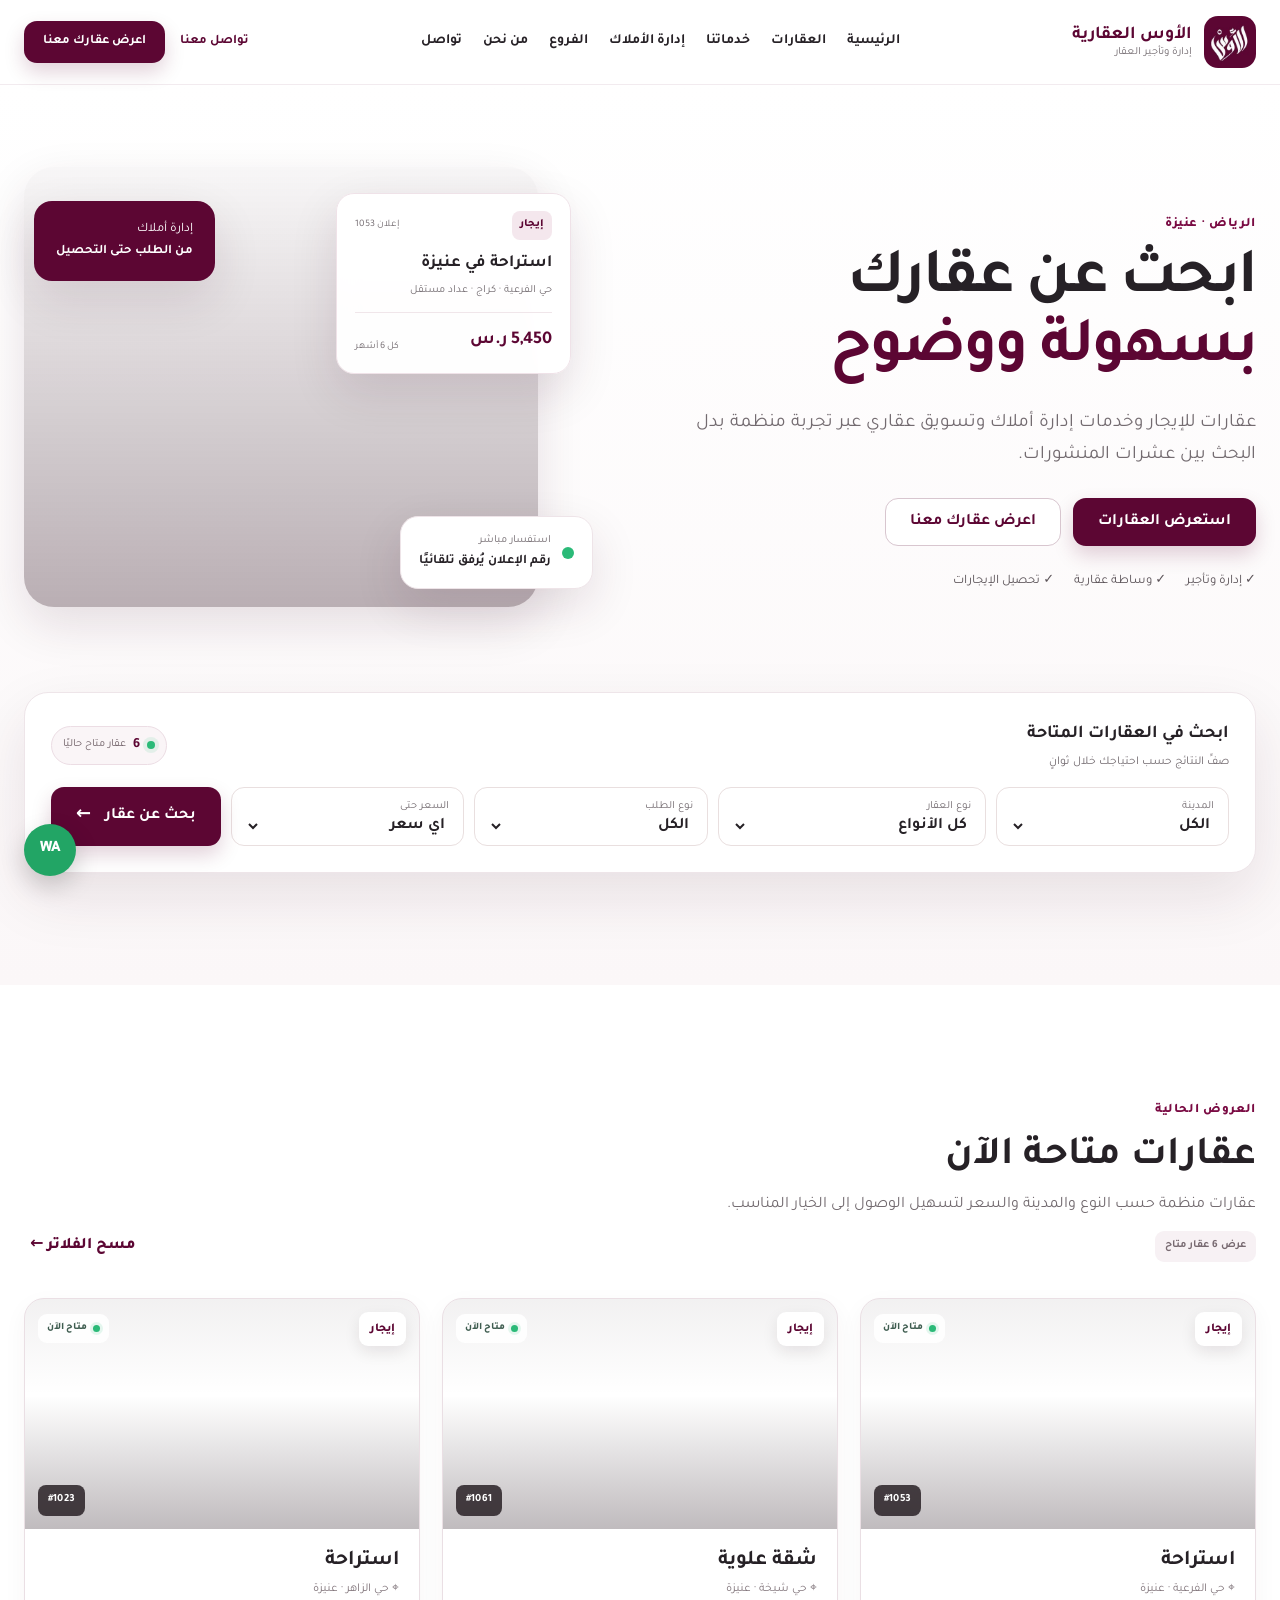
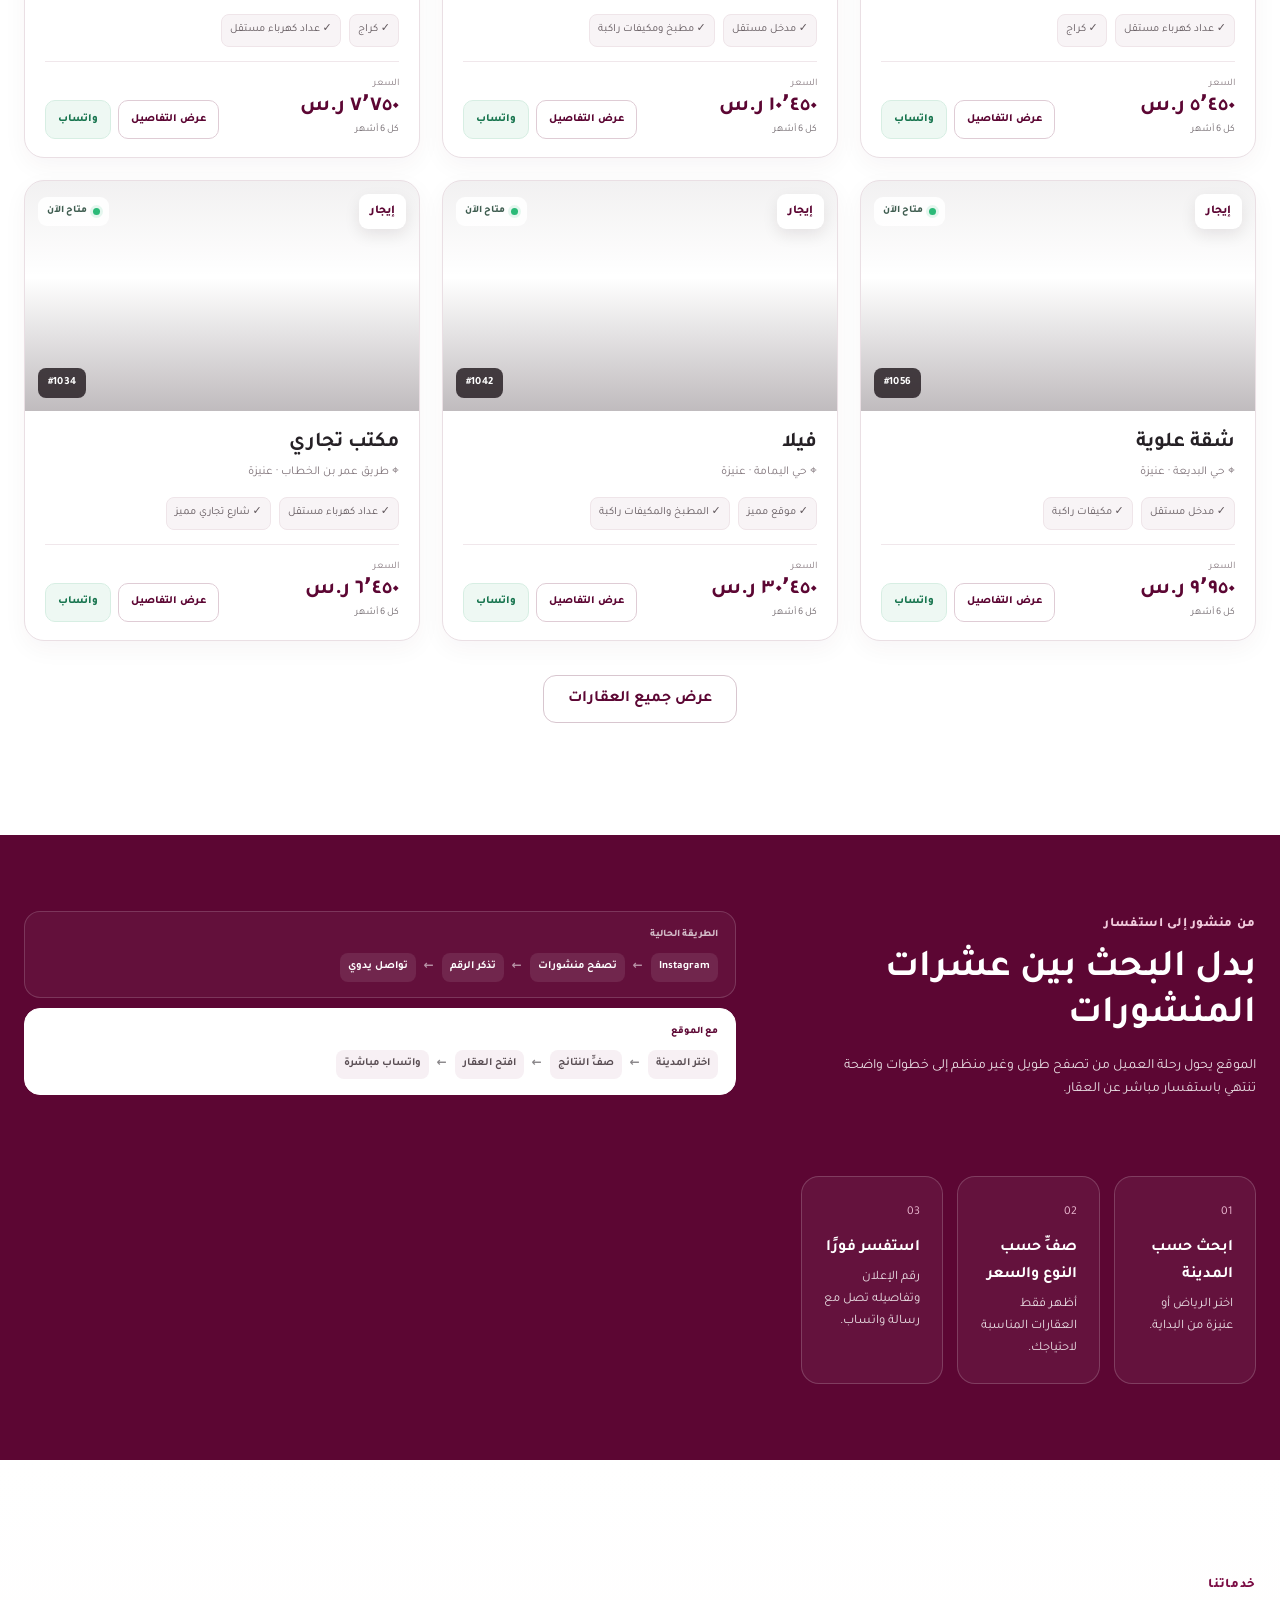
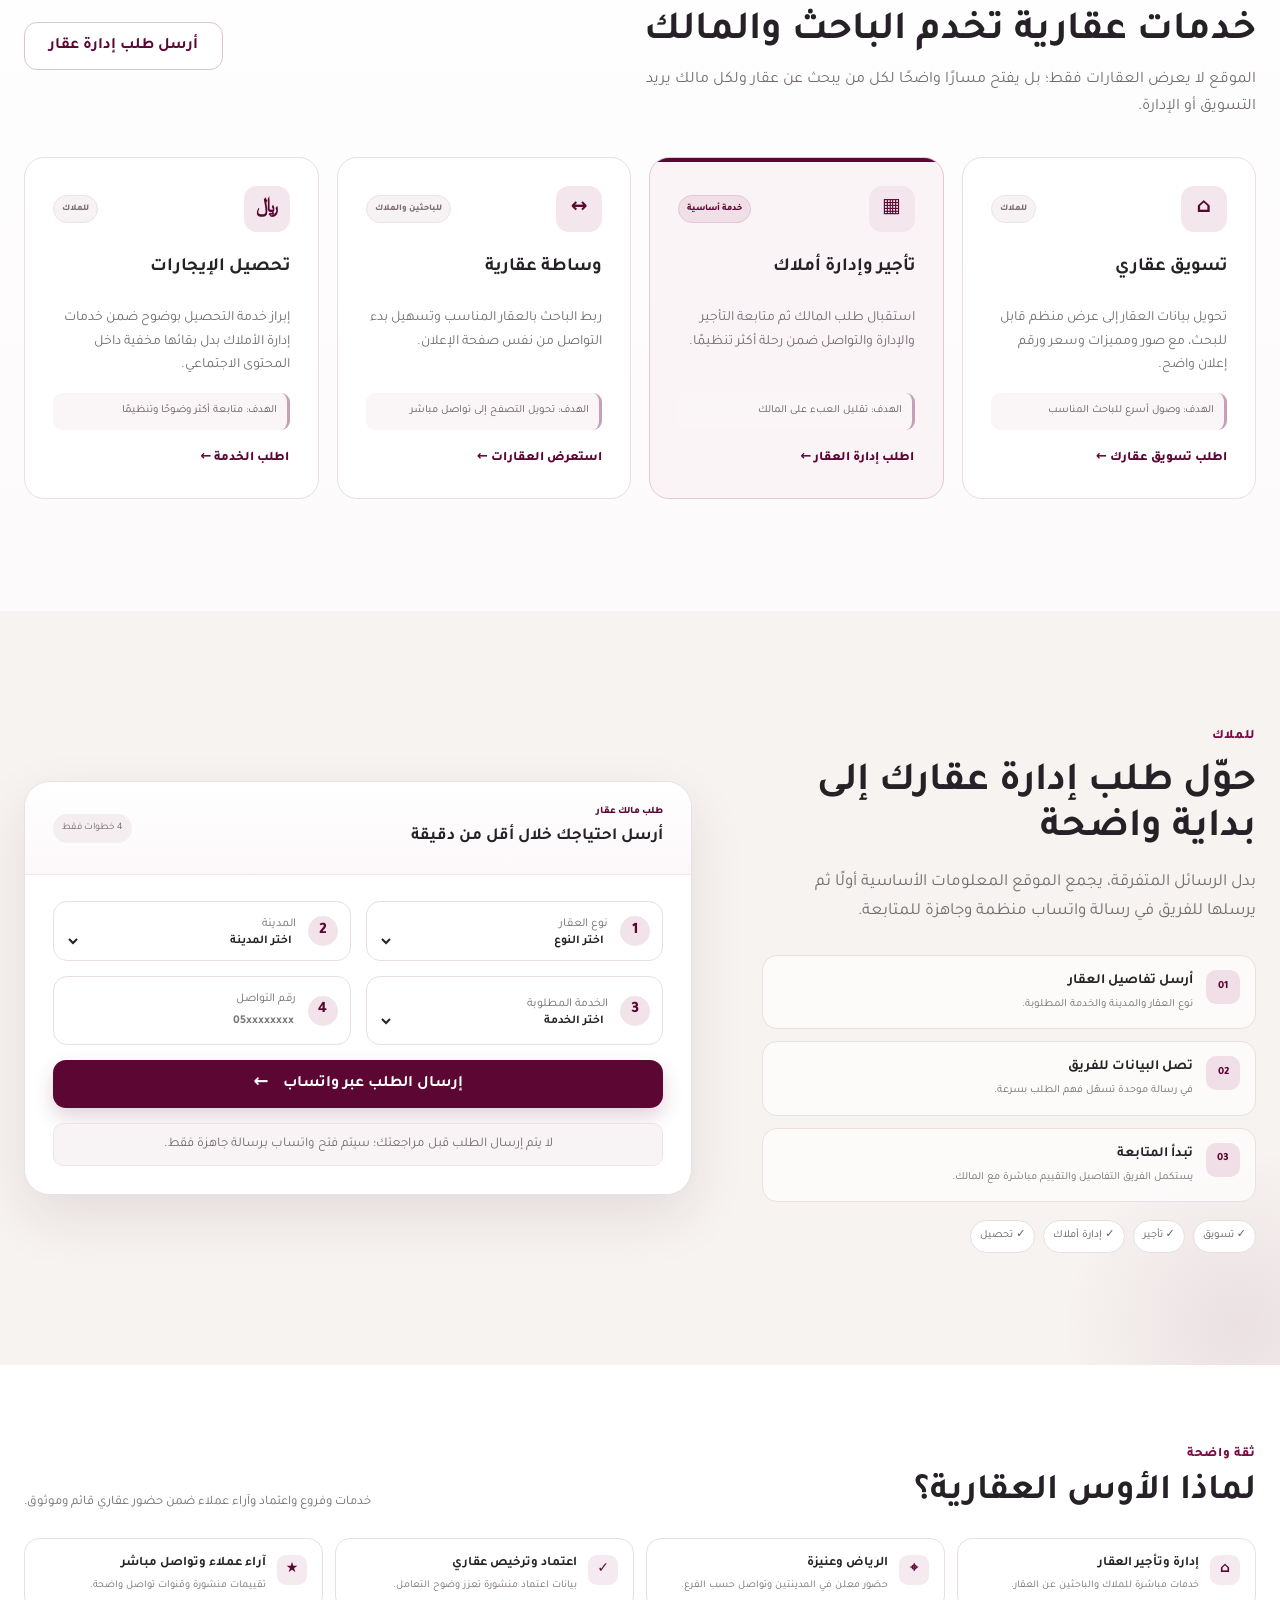
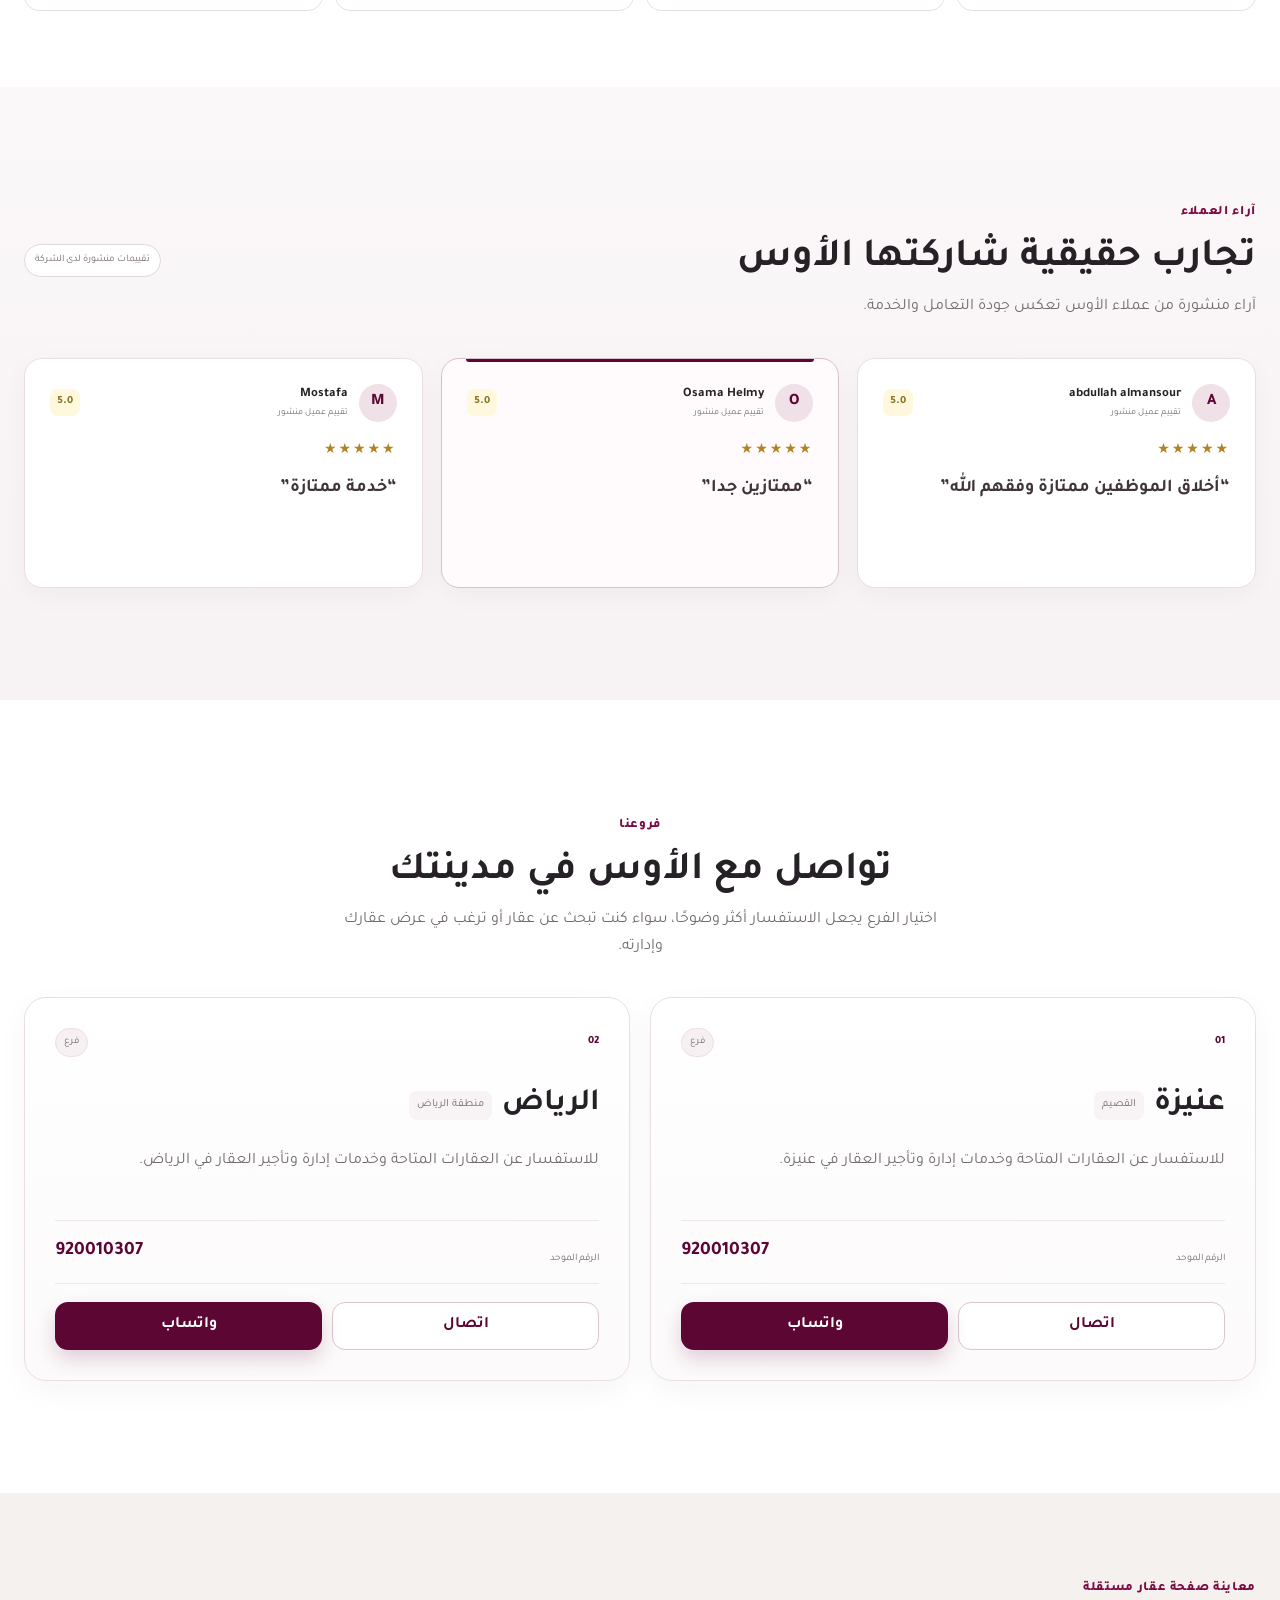
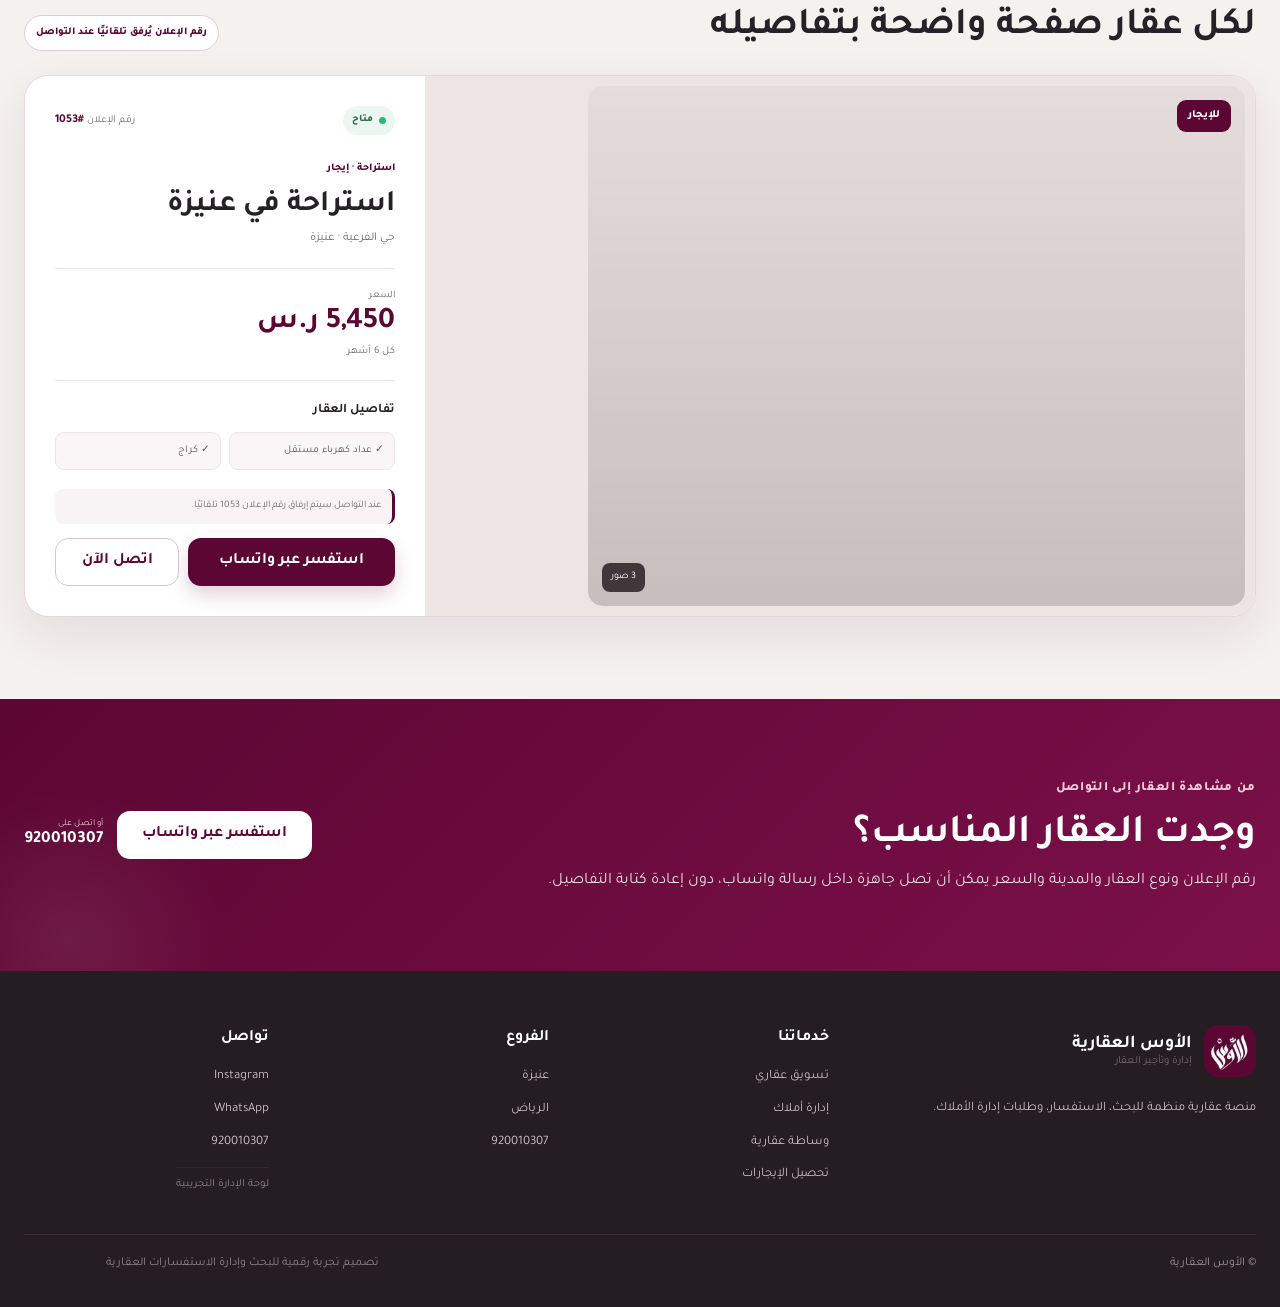
<file: index.html>
<!doctype html>
<html lang="ar" dir="rtl">
<head>
  <meta charset="utf-8" />
  <meta name="viewport" content="width=device-width, initial-scale=1" />
  <title>الأوس العقارية | إدارة وتأجير العقار</title>
  <meta name="description" content="نموذج تصوري لموقع الأوس العقارية — بحث عقارات، إدارة أملاك، وتسويق عقاري." />
  <meta name="robots" content="noindex,nofollow" />
  <link rel="preconnect" href="https://fonts.googleapis.com">
  <link rel="preconnect" href="https://fonts.gstatic.com" crossorigin>
  <link href="https://fonts.googleapis.com/css2?family=Tajawal:wght@400;500;600;700;800&display=swap" rel="stylesheet">
  <link rel="stylesheet" href="styles.css?v=17" />
</head>
<body>
  <header class="site-header" id="top">
    <div class="container header-inner">
      <a class="brand" href="#top" aria-label="الأوس العقارية">
        <img src="assets/logo.jpg" alt="شعار الأوس العقارية" />
        <span class="brand-copy"><strong>الأوس العقارية</strong><small>إدارة وتأجير العقار</small></span>
      </a>
      <button class="menu-toggle" aria-label="فتح القائمة" aria-expanded="false">☰</button>
      <nav class="main-nav" aria-label="التنقل الرئيسي">
        <a href="#top">الرئيسية</a><a href="#listings">العقارات</a><a href="#services">خدماتنا</a><a href="#owners">إدارة الأملاك</a><a href="#branches">الفروع</a><a href="#about">من نحن</a><a href="#contact">تواصل</a>
      </nav>
      <div class="header-actions">
        <a class="text-action" href="https://wa.me/966920010307" target="_blank" rel="noreferrer">تواصل معنا</a>
        <a class="btn btn-primary btn-sm" href="#owners">اعرض عقارك معنا</a>
      </div>
    </div>
  </header>

  <main>
    <section class="hero section-pad">
      <div class="container hero-grid">
        <div class="hero-copy">
          <span class="eyebrow">الرياض · عنيزة</span>
          <h1>ابحث عن عقارك <span>بسهولة ووضوح</span></h1>
          <p>عقارات للإيجار وخدمات إدارة أملاك وتسويق عقاري عبر تجربة منظمة بدل البحث بين عشرات المنشورات.</p>
          <div class="hero-actions"><a class="btn btn-primary" href="#listings">استعرض العقارات</a><a class="btn btn-ghost" href="#owners">اعرض عقارك معنا</a></div>
          <div class="trust-line"><span>✓ إدارة وتأجير</span><span>✓ وساطة عقارية</span><span>✓ تحصيل الإيجارات</span></div>
        </div>
        <div class="hero-visual" aria-label="معاينة لتجربة البحث عن العقار">
          <div class="photo-card photo-main"></div>
          <div class="hero-listing-card">
            <div class="hero-listing-top"><span>إيجار</span><small>إعلان 1053</small></div>
            <strong>استراحة في عنيزة</strong>
            <p>حي الفرعية · كراج · عداد مستقل</p>
            <div class="hero-listing-price"><b>5,450 ر.س</b><small>كل 6 أشهر</small></div>
          </div>
          <div class="floating-card"><span class="dot"></span><div><small>استفسار مباشر</small><strong>رقم الإعلان يُرفق تلقائيًا</strong></div></div>
          <div class="floating-tag">إدارة أملاك<br><strong>من الطلب حتى التحصيل</strong></div>
        </div>
      </div>

      <div class="container search-shell">
        <div class="search-heading">
  <div><strong>ابحث في العقارات المتاحة</strong><span>صفِّ النتائج حسب احتياجك خلال ثوانٍ</span></div>
  <div class="search-status" aria-live="polite"><span class="live-dot"></span><b id="availableCount"></b><small id="availableCountLabel">جارٍ تحميل العقارات...</small></div>
</div>
        <form id="propertySearch" class="property-search">
          <label><span>المدينة</span><select id="city"><option value="all">الكل</option><option value="عنيزة">عنيزة</option><option value="الرياض">الرياض</option></select></label>
          <label><span>نوع العقار</span><select id="type"><option value="all">كل الأنواع</option><option>شقة</option><option>شقة أرضية</option><option>شقة علوية</option><option>فيلا</option><option>استراحة</option><option>مكتب</option><option>مكتب تجاري</option><option>محل</option><option>محل تجاري</option><option>صالة تجارية</option><option>دور</option><option>عمارة</option><option>أرض</option><option>أخرى</option></select></label>
          <label><span>نوع الطلب</span><select id="deal"><option value="all">الكل</option><option value="إيجار">إيجار</option><option value="بيع">بيع</option></select></label>
          <label><span>السعر حتى</span><select id="price"><option value="all">أي سعر</option><option value="5000">5,000 ر.س</option><option value="10000">10,000 ر.س</option><option value="20000">20,000 ر.س</option><option value="40000">40,000 ر.س</option></select></label>
          <button class="btn btn-primary search-btn" type="submit"><span>بحث عن عقار</span><b>←</b></button>
        </form>
      </div>
    </section>

    <section class="section-pad listings-section" id="listings">
      <div class="container">
        <div class="section-head"><div><span class="eyebrow">العروض الحالية</span><h2>عقارات متاحة الآن</h2><p>عقارات منظمة حسب النوع والمدينة والسعر لتسهيل الوصول إلى الخيار المناسب.</p><div class="results-summary" id="resultsSummary">عرض أحدث العقارات المتاحة</div></div><button id="resetFilters" class="link-btn">مسح الفلاتر ←</button></div>
        <div class="listing-grid" id="listingGrid"></div>
        <div class="center"><button class="btn btn-outline" id="showAllListings" type="button">عرض جميع العقارات</button></div>
      </div>
    </section>

    <section class="value-strip section-pad-sm">
      <div class="container value-wrap">
        <div class="value-title">
          <span class="eyebrow light">من منشور إلى استفسار</span>
          <h2>بدل البحث بين عشرات المنشورات</h2>
          <p>الموقع يحول رحلة العميل من تصفح طويل وغير منظم إلى خطوات واضحة تنتهي باستفسار مباشر عن العقار.</p>
        </div>
        <div class="journey-compare">
          <div class="journey-block old">
            <span class="journey-label">الطريقة الحالية</span>
            <div class="journey-steps">
              <span>Instagram</span><b>←</b><span>تصفح منشورات</span><b>←</b><span>تذكر الرقم</span><b>←</b><span>تواصل يدوي</span>
            </div>
          </div>
          <div class="journey-block new">
            <span class="journey-label">مع الموقع</span>
            <div class="journey-steps">
              <span>اختر المدينة</span><b>←</b><span>صفِّ النتائج</span><b>←</b><span>افتح العقار</span><b>←</b><span>واتساب مباشرة</span>
            </div>
          </div>
        </div>
        <div class="benefit-grid">
          <article><span>01</span><div><strong>ابحث حسب المدينة</strong><p>اختر الرياض أو عنيزة من البداية.</p></div></article>
          <article><span>02</span><div><strong>صفِّ حسب النوع والسعر</strong><p>أظهر فقط العقارات المناسبة لاحتياجك.</p></div></article>
          <article><span>03</span><div><strong>استفسر فورًا</strong><p>رقم الإعلان وتفاصيله تصل مع رسالة واتساب.</p></div></article>
        </div>
      </div>
    </section>

    <section class="section-pad services-section" id="services">
      <div class="container">
        <div class="section-head services-head">
          <div><span class="eyebrow">خدماتنا</span><h2>خدمات عقارية تخدم الباحث والمالك</h2><p>الموقع لا يعرض العقارات فقط؛ بل يفتح مسارًا واضحًا لكل من يبحث عن عقار ولكل مالك يريد التسويق أو الإدارة.</p></div>
          <a class="btn btn-outline" href="#owners">أرسل طلب إدارة عقار</a>
        </div>
        <div class="service-grid">
          <article class="service-card">
            <div class="service-top"><div class="icon">⌂</div><span>للملاك</span></div>
            <h3>تسويق عقاري</h3>
            <p>تحويل بيانات العقار إلى عرض منظم قابل للبحث، مع صور ومميزات وسعر ورقم إعلان واضح.</p>
            <div class="service-outcome">الهدف: وصول أسرع للباحث المناسب</div>
            <a href="#owners">اطلب تسويق عقارك ←</a>
          </article>
          <article class="service-card featured">
            <div class="service-top"><div class="icon">▦</div><span>خدمة أساسية</span></div>
            <h3>تأجير وإدارة أملاك</h3>
            <p>استقبال طلب المالك ثم متابعة التأجير والإدارة والتواصل ضمن رحلة أكثر تنظيمًا.</p>
            <div class="service-outcome">الهدف: تقليل العبء على المالك</div>
            <a href="#owners">اطلب إدارة العقار ←</a>
          </article>
          <article class="service-card">
            <div class="service-top"><div class="icon">↔</div><span>للباحثين والملاك</span></div>
            <h3>وساطة عقارية</h3>
            <p>ربط الباحث بالعقار المناسب وتسهيل بدء التواصل من نفس صفحة الإعلان.</p>
            <div class="service-outcome">الهدف: تحويل التصفح إلى تواصل مباشر</div>
            <a href="#listings">استعرض العقارات ←</a>
          </article>
          <article class="service-card">
            <div class="service-top"><div class="icon">﷼</div><span>للملاك</span></div>
            <h3>تحصيل الإيجارات</h3>
            <p>إبراز خدمة التحصيل بوضوح ضمن خدمات إدارة الأملاك بدل بقائها مخفية داخل المحتوى الاجتماعي.</p>
            <div class="service-outcome">الهدف: متابعة أكثر وضوحًا وتنظيمًا</div>
            <a href="#owners">اطلب الخدمة ←</a>
          </article>
        </div>
      </div>
    </section>

    <section class="section-pad owner-section" id="owners">
      <div class="container owner-grid">
        <div class="owner-copy">
          <span class="eyebrow">للملاك</span>
          <h2>حوّل طلب إدارة عقارك إلى بداية واضحة</h2>
          <p>بدل الرسائل المتفرقة، يجمع الموقع المعلومات الأساسية أولًا ثم يرسلها للفريق في رسالة واتساب منظمة وجاهزة للمتابعة.</p>
          <div class="owner-flow">
            <article><span>01</span><div><strong>أرسل تفاصيل العقار</strong><small>نوع العقار والمدينة والخدمة المطلوبة.</small></div></article>
            <article><span>02</span><div><strong>تصل البيانات للفريق</strong><small>في رسالة موحدة تسهّل فهم الطلب بسرعة.</small></div></article>
            <article><span>03</span><div><strong>تبدأ المتابعة</strong><small>يستكمل الفريق التفاصيل والتقييم مباشرة مع المالك.</small></div></article>
          </div>
          <div class="owner-proof"><span>✓ تسويق</span><span>✓ تأجير</span><span>✓ إدارة أملاك</span><span>✓ تحصيل</span></div>
        </div>
        <div class="owner-form-wrap">
          <div class="owner-form-head">
            <div><span>طلب مالك عقار</span><strong>أرسل احتياجك خلال أقل من دقيقة</strong></div>
            <small>4 خطوات فقط</small>
          </div>
          <form id="ownerForm" class="owner-form">
            <div class="form-step"><span>1</span><label>نوع العقار<select name="propertyType" required><option value="">اختر النوع</option><option>شقة</option><option>فيلا</option><option>استراحة</option><option>مكتب / محل</option><option>أخرى</option></select></label></div>
            <div class="form-step"><span>2</span><label>المدينة<select name="ownerCity" required><option value="">اختر المدينة</option><option>عنيزة</option><option>الرياض</option><option>مدينة أخرى</option></select></label></div>
            <div class="form-step"><span>3</span><label>الخدمة المطلوبة<select name="service" required><option value="">اختر الخدمة</option><option>إدارة أملاك</option><option>تأجير</option><option>تسويق عقاري</option><option>تحصيل إيجارات</option></select></label></div>
            <div class="form-step"><span>4</span><label>رقم التواصل<input name="phone" inputmode="tel" placeholder="05xxxxxxxx" required></label></div>
            <button class="btn btn-primary btn-full" type="submit"><span>إرسال الطلب عبر واتساب</span><b>←</b></button>
            <small class="form-note">لا يتم إرسال الطلب قبل مراجعتك؛ سيتم فتح واتساب برسالة جاهزة فقط.</small>
          </form>
        </div>
      </div>
    </section>

    <section class="trust-section trust-compact" id="about">
      <div class="container">
        <div class="trust-compact-head">
          <div><span class="eyebrow">ثقة واضحة</span><h2>لماذا الأوس العقارية؟</h2></div>
          <p>خدمات وفروع واعتماد وآراء عملاء ضمن حضور عقاري قائم وموثوق.</p>
        </div>
        <div class="trust-compact-grid">
          <article><span class="trust-icon">⌂</span><div><strong>إدارة وتأجير العقار</strong><p>خدمات مباشرة للملاك والباحثين عن العقار.</p></div></article>
          <article><span class="trust-icon">⌖</span><div><strong>الرياض وعنيزة</strong><p>حضور معلن في المدينتين وتواصل حسب الفرع.</p></div></article>
          <article><span class="trust-icon">✓</span><div><strong>اعتماد وترخيص عقاري</strong><p>بيانات اعتماد منشورة تعزز وضوح التعامل.</p></div></article>
          <article><span class="trust-icon">★</span><div><strong>آراء عملاء وتواصل مباشر</strong><p>تقييمات منشورة وقنوات تواصل واضحة.</p></div></article>
        </div>
      </div>
    </section>

    <section class="section-pad reviews-section" id="customerReviews">
      <div class="container">
        <div class="section-head reviews-head">
          <div><span class="eyebrow">آراء العملاء</span><h2>تجارب حقيقية شاركتها الأوس</h2><p>آراء منشورة من عملاء الأوس تعكس جودة التعامل والخدمة.</p></div>
          <span class="reviews-source">تقييمات منشورة لدى الشركة</span>
        </div>
        <div class="review-grid real-reviews">
          <article class="review-card">
            <div class="review-top"><div class="review-avatar">A</div><div><strong>abdullah almansour</strong><small>تقييم عميل منشور</small></div><span class="review-rating">5.0</span></div>
            <div class="stars" aria-label="5 نجوم">★★★★★</div>
            <blockquote>“أخلاق الموظفين ممتازة وفقهم الله”</blockquote>
          </article>
          <article class="review-card featured-review">
            <div class="review-top"><div class="review-avatar">O</div><div><strong>Osama Helmy</strong><small>تقييم عميل منشور</small></div><span class="review-rating">5.0</span></div>
            <div class="stars" aria-label="5 نجوم">★★★★★</div>
            <blockquote>“ممتازين جدا”</blockquote>
          </article>
          <article class="review-card">
            <div class="review-top"><div class="review-avatar">M</div><div><strong>Mostafa</strong><small>تقييم عميل منشور</small></div><span class="review-rating">5.0</span></div>
            <div class="stars" aria-label="5 نجوم">★★★★★</div>
            <blockquote>“خدمة ممتازة”</blockquote>
          </article>
        </div>
        </div>
    </section>

    <section class="section-pad branches-section" id="branches">
      <div class="container">
        <div class="section-head centered">
          <div><span class="eyebrow">فروعنا</span><h2>تواصل مع الأوس في مدينتك</h2><p>اختيار الفرع يجعل الاستفسار أكثر وضوحًا، سواء كنت تبحث عن عقار أو ترغب في عرض عقارك وإدارته.</p></div>
        </div>
        <div class="branch-grid">
          <article class="branch-card">
            <div class="branch-card-top"><span class="branch-index">01</span><span class="branch-tag">فرع</span></div>
            <div class="branch-city"><h3>عنيزة</h3><span>القصيم</span></div>
            <p>للاستفسار عن العقارات المتاحة وخدمات إدارة وتأجير العقار في عنيزة.</p>
            <div class="branch-contact"><span>الرقم الموحد</span><strong dir="ltr">920010307</strong></div>
            <div class="branch-actions"><a class="btn btn-outline" href="tel:920010307">اتصال</a><a class="btn btn-primary" href="https://wa.me/966920010307?text=%D9%85%D8%B1%D8%AD%D8%A8%D9%8B%D8%A7%D8%8C%20%D8%A3%D8%B1%D8%BA%D8%A8%20%D9%81%D9%8A%20%D8%A7%D9%84%D8%AA%D9%88%D8%A7%D8%B5%D9%84%20%D9%85%D8%B9%20%D9%81%D8%B1%D8%B9%20%D8%B9%D9%86%D9%8A%D8%B2%D8%A9%20%D9%84%D8%AF%D9%89%20%D8%A7%D9%84%D8%A3%D9%88%D8%B3%20%D8%A7%D9%84%D8%B9%D9%82%D8%A7%D8%B1%D9%8A%D8%A9." target="_blank" rel="noreferrer">واتساب</a></div>
          </article>
          <article class="branch-card">
            <div class="branch-card-top"><span class="branch-index">02</span><span class="branch-tag">فرع</span></div>
            <div class="branch-city"><h3>الرياض</h3><span>منطقة الرياض</span></div>
            <p>للاستفسار عن العقارات المتاحة وخدمات إدارة وتأجير العقار في الرياض.</p>
            <div class="branch-contact"><span>الرقم الموحد</span><strong dir="ltr">920010307</strong></div>
            <div class="branch-actions"><a class="btn btn-outline" href="tel:920010307">اتصال</a><a class="btn btn-primary" href="https://wa.me/966920010307?text=%D9%85%D8%B1%D8%AD%D8%A8%D9%8B%D8%A7%D8%8C%20%D8%A3%D8%B1%D8%BA%D8%A8%20%D9%81%D9%8A%20%D8%A7%D9%84%D8%AA%D9%88%D8%A7%D8%B5%D9%84%20%D9%85%D8%B9%20%D9%81%D8%B1%D8%B9%20%D8%A7%D9%84%D8%B1%D9%8A%D8%A7%D8%B6%20%D9%84%D8%AF%D9%89%20%D8%A7%D9%84%D8%A3%D9%88%D8%B3%20%D8%A7%D9%84%D8%B9%D9%82%D8%A7%D8%B1%D9%8A%D8%A9." target="_blank" rel="noreferrer">واتساب</a></div>
          </article>
        </div>
      </div>
    </section>

    <section class="detail-preview property-detail-preview">
      <div class="container">
        <div class="property-preview-head">
          <div><span class="eyebrow">معاينة صفحة عقار مستقلة</span><h2>لكل عقار صفحة واضحة بتفاصيله</h2></div>
          <span class="auto-ref-note">رقم الإعلان يُرفق تلقائيًا عند التواصل</span>
        </div>

        <article class="property-detail-mock">
          <div class="property-media">
            <div class="property-main-image">
              <span class="property-status-badge">للإيجار</span>
              <span class="property-photo-count">3 صور</span>
            </div>
            <div class="property-thumbs">
              <div class="property-thumb thumb-one"></div>
              <div class="property-thumb thumb-two"></div>
            </div>
          </div>

          <div class="property-detail-panel">
            <div class="property-ref-row">
              <span class="property-availability"><i></i> متاح</span>
              <span class="property-ref">رقم الإعلان <b>#1053</b></span>
            </div>

            <div class="property-title-block">
              <span class="property-type">استراحة · إيجار</span>
              <h3>استراحة في عنيزة</h3>
              <p>حي الفرعية · عنيزة</p>
            </div>

            <div class="property-price-block">
              <small>السعر</small>
              <strong>5,450 ر.س</strong>
              <span>كل 6 أشهر</span>
            </div>

            <div class="property-details-block">
              <strong>تفاصيل العقار</strong>
              <div class="property-features">
                <span>✓ عداد كهرباء مستقل</span>
                <span>✓ كراج</span>
              </div>
            </div>

            <div class="property-contact-note">عند التواصل سيتم إرفاق رقم الإعلان 1053 تلقائيًا.</div>

            <div class="property-detail-actions">
              <a class="btn btn-primary" href="https://wa.me/966920010307?text=%D9%85%D8%B1%D8%AD%D8%A8%D9%8B%D8%A7%D8%8C%20%D8%A3%D8%B1%D8%BA%D8%A8%20%D9%81%D9%8A%20%D8%A7%D9%84%D8%A7%D8%B3%D8%AA%D9%81%D8%B3%D8%A7%D8%B1%20%D8%B9%D9%86%20%D8%A7%D9%84%D8%A5%D8%B9%D9%84%D8%A7%D9%86%20%D8%B1%D9%82%D9%85%201053" target="_blank" rel="noreferrer">استفسر عبر واتساب</a>
              <a class="btn btn-outline" href="tel:920010307">اتصل الآن</a>
            </div>
          </div>
        </article>
      </div>
    </section>

    <section class="whatsapp-cta section-pad-sm" id="contact">
      <div class="container cta-inner">
        <div><span class="eyebrow light">من مشاهدة العقار إلى التواصل</span><h2>وجدت العقار المناسب؟</h2><p>رقم الإعلان ونوع العقار والمدينة والسعر يمكن أن تصل جاهزة داخل رسالة واتساب، دون إعادة كتابة التفاصيل.</p></div>
        <div class="cta-actions">
          <a class="btn btn-light" href="https://wa.me/966920010307?text=%D9%85%D8%B1%D8%AD%D8%A8%D9%8B%D8%A7%D8%8C%20%D8%A3%D8%B1%D8%BA%D8%A8%20%D9%81%D9%8A%20%D8%A7%D9%84%D8%A7%D8%B3%D8%AA%D9%81%D8%B3%D8%A7%D8%B1%20%D8%B9%D9%86%20%D8%A3%D8%AD%D8%AF%20%D8%A7%D9%84%D8%B9%D9%82%D8%A7%D8%B1%D8%A7%D8%AA%20%D9%84%D8%AF%D9%89%20%D8%A7%D9%84%D8%A3%D9%88%D8%B3%20%D8%A7%D9%84%D8%B9%D9%82%D8%A7%D8%B1%D9%8A%D8%A9." target="_blank" rel="noreferrer">استفسر عبر واتساب</a>
          <a class="cta-phone" href="tel:920010307"><small>أو اتصل على</small><strong dir="ltr">920010307</strong></a>
        </div>
      </div>
    </section>
  </main>

  <footer class="footer">
    <div class="container footer-grid">
      <div><a class="brand footer-brand" href="#top"><img src="assets/logo.jpg" alt=""><span class="brand-copy"><strong>الأوس العقارية</strong><small>إدارة وتأجير العقار</small></span></a><p>منصة عقارية منظمة للبحث، الاستفسار، وطلبات إدارة الأملاك.</p></div>
      <div><strong>خدماتنا</strong><a href="#services">تسويق عقاري</a><a href="#services">إدارة أملاك</a><a href="#services">وساطة عقارية</a><a href="#services">تحصيل الإيجارات</a></div>
      <div><strong>الفروع</strong><a href="#branches">عنيزة</a><a href="#branches">الرياض</a><a href="tel:920010307" class="footer-phone" dir="ltr">920010307</a></div>
      <div><strong>تواصل</strong><a href="https://instagram.com/alawss.6006" target="_blank" rel="noreferrer">Instagram</a><a href="https://wa.me/966920010307" target="_blank" rel="noreferrer">WhatsApp</a><a href="tel:920010307" class="footer-phone" dir="ltr">920010307</a><a href="admin.html" class="admin-link">لوحة الإدارة التجريبية</a></div>
    </div>
    <div class="container footer-bottom"><span>© الأوس العقارية</span><span>تصميم تجربة رقمية للبحث وإدارة الاستفسارات العقارية</span></div>
  </footer>

  <a class="floating-wa" href="https://wa.me/966920010307" target="_blank" rel="noreferrer" aria-label="واتساب">WA</a>

  <div class="modal" id="listingModal" aria-hidden="true"><div class="modal-backdrop" data-close></div><div class="modal-card"><button class="modal-close" data-close>×</button><div class="modal-media"><div class="modal-image" id="modalImage"></div><div class="modal-thumbs" id="modalThumbs"></div></div><div class="modal-body"><span class="eyebrow">تفاصيل العقار</span><h3 id="modalTitle"></h3><div class="modal-tags" id="modalTags"></div><div class="modal-price" id="modalPrice"></div><ul id="modalFeatures"></ul><a class="btn btn-primary btn-full" id="modalWhatsApp" target="_blank" rel="noreferrer">استفسر عبر واتساب</a></div></div></div>

  <script src="script.js?v=18"></script>
</body>
</html>

<!-- trigger GitHub Pages deploy -->

<!-- redeploy latest admin changes -->
</file>
<file: styles.css>
:root{--burg:#5c0633;--burg2:#7a0b43;--ink:#262126;--muted:#736b70;--cream:#f7f3f1;--line:#e9dfdf;--white:#fff;--shadow:0 18px 48px rgba(59,17,39,.12);--radius:22px}
*{box-sizing:border-box}html{scroll-behavior:smooth}body{margin:0;font-family:"Tajawal",system-ui,sans-serif;color:var(--ink);background:#fff;line-height:1.7}.container{width:min(1240px,calc(100% - 48px));margin:auto}.section-pad{padding:112px 0}.section-pad-sm{padding:76px 0}a{text-decoration:none;color:inherit}button,select,input{font:inherit}.site-header{position:sticky;top:0;z-index:50;background:rgba(255,255,255,.94);backdrop-filter:blur(12px);border-bottom:1px solid rgba(92,6,51,.08)}.header-inner{height:84px;display:flex;align-items:center;gap:28px}.brand{display:flex;align-items:center;gap:12px;min-width:max-content}.brand img{width:52px;height:52px;object-fit:cover;border-radius:14px}.brand-copy{display:grid;line-height:1.25}.brand-copy strong{font-size:18px;color:var(--burg)}.brand-copy small{font-size:11px;color:var(--muted)}.main-nav{display:flex;gap:21px;font-size:14px;font-weight:600;flex:1;justify-content:center}.main-nav a:hover{color:var(--burg)}.header-actions{display:flex;align-items:center;gap:15px}.text-action{font-size:13px;font-weight:700;color:var(--burg)}.menu-toggle{display:none;border:0;background:transparent;font-size:24px}.btn{display:inline-flex;align-items:center;justify-content:center;min-height:48px;padding:0 24px;border-radius:13px;border:1px solid transparent;font-weight:700;cursor:pointer;transition:.2s}.btn:hover{transform:translateY(-1px)}.btn-sm{min-height:42px;padding:0 18px;font-size:13px}.btn-primary{background:var(--burg);color:white;box-shadow:0 9px 20px rgba(92,6,51,.18)}.btn-ghost,.btn-outline{border-color:#d8c6cf;background:white;color:var(--burg)}.btn-light{background:white;color:var(--burg)}.btn-full{width:100%}.hero{background:linear-gradient(180deg,#fff 0%,#fbf7f8 100%);padding-top:82px}.hero-grid{display:grid;grid-template-columns:1.02fr .98fr;gap:70px;align-items:center}.eyebrow{display:inline-block;color:var(--burg2);font-size:13px;font-weight:800;letter-spacing:.05em;margin-bottom:12px}.eyebrow.light{color:#f1cbdc}.hero h1{font-size:64px;line-height:1.08;margin:0 0 22px;letter-spacing:-.03em}.hero h1 span{color:var(--burg)}.hero-copy>p{font-size:19px;color:var(--muted);max-width:610px;margin:0 0 26px}.hero-actions{display:flex;gap:12px;margin-bottom:25px}.trust-line{display:flex;gap:20px;flex-wrap:wrap;font-size:13px;color:#5b5358}.hero-visual{min-height:470px;position:relative}.photo-card{position:absolute;border-radius:30px;background-size:cover;background-position:center;box-shadow:var(--shadow)}.photo-main{inset:0 55px 30px 0;background-image:linear-gradient(180deg,rgba(30,0,15,.03),rgba(30,0,15,.30)),url('https://images.unsplash.com/photo-1600585154340-be6161a56a0c?auto=format&fit=crop&w=1400&q=85')}.hero-listing-card{position:absolute;right:22px;top:26px;width:235px;background:rgba(255,255,255,.97);backdrop-filter:blur(10px);border:1px solid #efe2e8;border-radius:18px;padding:17px 18px;box-shadow:var(--shadow);z-index:2}.hero-listing-top{display:flex;align-items:center;justify-content:space-between;gap:10px;margin-bottom:10px}.hero-listing-top span{background:#f4e7ed;color:var(--burg);padding:5px 8px;border-radius:8px;font-size:11px;font-weight:800}.hero-listing-top small{font-size:10px;color:var(--muted)}.hero-listing-card>strong{display:block;font-size:17px;color:var(--ink);margin-bottom:3px}.hero-listing-card>p{margin:0;color:var(--muted);font-size:11px;line-height:1.6}.hero-listing-price{display:flex;align-items:end;justify-content:space-between;gap:10px;margin-top:13px;padding-top:12px;border-top:1px solid #f0e6ea}.hero-listing-price b{font-size:18px;color:var(--burg)}.hero-listing-price small{font-size:10px;color:var(--muted)}.floating-card{position:absolute;right:0;bottom:48px;background:#fff;border:1px solid #eee4e8;border-radius:18px;box-shadow:var(--shadow);padding:15px 18px;display:flex;gap:11px;align-items:center;z-index:3}.floating-card .dot{width:12px;height:12px;background:#2bba78;border-radius:50%}.floating-card small,.floating-card strong{display:block}.floating-card small{font-size:11px;color:var(--muted)}.floating-card strong{font-size:13px}.floating-tag{position:absolute;left:10px;top:34px;background:var(--burg);color:white;padding:18px 22px;border-radius:18px;box-shadow:var(--shadow);font-size:13px}.search-shell{margin-top:55px;background:white;padding:26px;border-radius:24px;box-shadow:0 24px 60px rgba(58,24,42,.10);border:1px solid #eee5e9}.search-heading{display:flex;justify-content:space-between;align-items:center;margin-bottom:15px}.search-heading strong{font-size:18px}.search-heading span{font-size:12px;color:var(--muted)}.property-search{display:grid;grid-template-columns:1fr 1.15fr 1fr 1fr auto;gap:10px}.property-search label{padding:10px 14px;border:1px solid var(--line);border-radius:13px;display:grid}.property-search label span{font-size:11px;color:var(--muted)}.property-search select{border:0;outline:0;background:transparent;font-weight:700;color:var(--ink)}.search-btn{min-width:100px}.section-head{display:flex;justify-content:space-between;align-items:end;margin-bottom:36px}.section-head.centered{justify-content:center;text-align:center}.section-head h2,.owner-copy h2,.trust-panel h2,.preview-info h2,.cta-inner h2{font-size:40px;line-height:1.15;margin:0 0 12px}.section-head p{color:var(--muted);margin:0;max-width:640px}.link-btn{border:0;background:none;color:var(--burg);font-weight:800;cursor:pointer}.listing-grid{display:grid;grid-template-columns:repeat(3,1fr);gap:22px;margin-bottom:34px}.listing-card{border:1px solid var(--line);border-radius:20px;overflow:hidden;background:#fff;transition:.25s}.listing-card:hover{transform:translateY(-5px);box-shadow:var(--shadow)}.listing-image{height:220px;background-size:cover;background-position:center;position:relative}.listing-badge{position:absolute;top:14px;right:14px;background:white;color:var(--burg);padding:7px 11px;border-radius:9px;font-size:12px;font-weight:800}.listing-no{position:absolute;bottom:13px;left:13px;background:rgba(38,33,38,.82);color:#fff;padding:6px 10px;border-radius:8px;font-size:11px}.listing-body{padding:20px}.listing-top{display:flex;justify-content:space-between;gap:12px}.listing-top h3{margin:0;font-size:20px}.listing-top span{font-size:12px;color:var(--muted)}.listing-price{margin:13px 0}.listing-price strong{font-size:24px;color:var(--burg)}.listing-price small{color:var(--muted);margin-right:5px}.listing-features{display:flex;gap:8px;flex-wrap:wrap;margin:14px 0 18px}.listing-features span{font-size:11px;background:var(--cream);padding:6px 9px;border-radius:8px}.card-action{width:100%;border:1px solid #e1d1d8;background:#fff;color:var(--burg);padding:11px;border-radius:10px;font-weight:800;cursor:pointer}.center{text-align:center}.value-strip{background:var(--burg);color:white}.value-wrap{display:grid;grid-template-columns:.85fr 2.15fr;gap:65px;align-items:center}.value-title h2{font-size:38px;line-height:1.2;margin:0}.benefit-grid{display:grid;grid-template-columns:repeat(3,1fr);gap:14px}.benefit-grid article{padding:22px;border:1px solid rgba(255,255,255,.18);border-radius:18px;background:rgba(255,255,255,.05)}.benefit-grid article>span{font-size:12px;color:#eab8d0}.benefit-grid strong{display:block;margin:9px 0 5px}.benefit-grid p{margin:0;color:#eadfe4;font-size:13px}.service-grid{display:grid;grid-template-columns:repeat(4,1fr);gap:18px}.service-card{padding:28px;border:1px solid var(--line);border-radius:20px;background:#fff}.service-card.featured{background:#fbf4f7;border-color:#e2c7d4}.icon{width:46px;height:46px;border-radius:13px;background:#f3e7ed;color:var(--burg);display:grid;place-items:center;font-weight:900;font-size:20px}.service-card h3{margin:20px 0 9px}.service-card p{font-size:14px;color:var(--muted);min-height:72px}.service-card a{font-size:13px;color:var(--burg);font-weight:800}.owner-section{background:var(--cream)}.owner-grid{display:grid;grid-template-columns:.85fr 1.15fr;gap:70px;align-items:center}.owner-copy>p{color:var(--muted);font-size:17px}.owner-points{display:grid;gap:10px;margin-top:24px;color:#574d53}.owner-form{background:#fff;border-radius:24px;padding:30px;box-shadow:var(--shadow);display:grid;grid-template-columns:1fr 1fr;gap:15px}.form-step{display:flex;align-items:center;gap:12px;border:1px solid var(--line);border-radius:14px;padding:12px}.form-step>span{width:30px;height:30px;border-radius:50%;display:grid;place-items:center;background:#f2e3ea;color:var(--burg);font-weight:800}.form-step label{display:grid;flex:1;font-size:12px;color:var(--muted)}.form-step select,.form-step input{border:0;outline:0;background:transparent;color:var(--ink);font-weight:700}.owner-form .btn,.owner-form small{grid-column:1/-1}.owner-form small{text-align:center;color:var(--muted)}.trust-grid{display:grid;grid-template-columns:1fr 1.2fr;gap:24px}.trust-panel{background:var(--burg);color:white;border-radius:28px;padding:42px}.trust-panel p{color:#eadfe4;margin-bottom:24px}.trust-items{display:grid;grid-template-columns:1fr 1fr;gap:16px}.trust-items article{border:1px solid var(--line);border-radius:18px;padding:25px}.trust-items strong{color:var(--burg)}.trust-items p{color:var(--muted);font-size:13px}.reviews-section{background:#fbf8f9}.review-grid{display:grid;grid-template-columns:repeat(3,1fr);gap:18px}.review-grid article{background:#fff;border:1px solid var(--line);padding:28px;border-radius:18px}.stars{color:#b28323;letter-spacing:2px;margin-bottom:12px}.review-grid p{color:var(--muted);font-size:13px}.branch-grid{display:grid;grid-template-columns:1fr 1fr;gap:20px}.branch-grid article{border:1px solid var(--line);border-radius:22px;padding:30px}.branch-city{display:flex;justify-content:space-between;align-items:center}.branch-city span{font-size:12px;color:var(--burg)}.branch-city h3{font-size:28px;margin:0}.branch-grid p{color:var(--muted)}.branch-grid article>div:last-child{display:flex;gap:10px}.detail-preview{background:#f3eeec}.preview-grid{display:grid;grid-template-columns:1.15fr .85fr;gap:55px;align-items:center}.preview-gallery{height:470px;display:grid;grid-template-columns:2fr 1fr;grid-template-rows:1fr 1fr;gap:12px}.preview-gallery>div{background-size:cover;background-position:center;border-radius:20px}.preview-gallery .big{grid-row:1/-1;background-image:url('https://images.unsplash.com/photo-1600585154340-be6161a56a0c?auto=format&fit=crop&w=1200&q=85')}.preview-gallery .m1{background-image:url('https://images.unsplash.com/photo-1600566753190-17f0baa2a6c3?auto=format&fit=crop&w=800&q=85')}.preview-gallery .m2{background-image:url('https://images.unsplash.com/photo-1600607687939-ce8a6c25118c?auto=format&fit=crop&w=800&q=85')}.preview-info>p{color:var(--muted)}.preview-meta{display:flex;gap:8px}.preview-meta span{background:white;border:1px solid var(--line);padding:7px 10px;border-radius:9px;font-size:12px}.price-line{margin:22px 0;display:grid}.price-line small{color:var(--muted)}.price-line strong{font-size:30px;color:var(--burg)}.price-line span{font-size:12px;color:var(--muted)}.preview-info ul{padding-right:18px;color:#584f54}.whatsapp-cta{background:linear-gradient(135deg,var(--burg),#7b1049);color:white}.cta-inner{display:flex;align-items:center;justify-content:space-between;gap:40px}.cta-inner p{margin:0;color:#eadfe4}.footer{background:#241d21;color:#ddd;padding:60px 0 22px}.footer-grid{display:grid;grid-template-columns:1.6fr 1fr 1fr 1fr;gap:35px}.footer-brand .brand-copy strong{color:white}.footer-grid>div{display:grid;align-content:start;gap:8px}.footer-grid>div>strong{color:white}.footer-grid a,.footer-grid p{font-size:13px;color:#c7bec3}.footer-bottom{margin-top:38px;padding-top:18px;border-top:1px solid #3a3035;display:flex;justify-content:space-between;font-size:12px;color:#9c9297}.floating-wa{position:fixed;bottom:20px;left:20px;width:52px;height:52px;border-radius:50%;display:grid;place-items:center;background:#22a565;color:white;font-weight:900;box-shadow:0 10px 25px rgba(0,0,0,.18);z-index:40}.modal{position:fixed;inset:0;z-index:100;display:none}.modal.open{display:block}.modal-backdrop{position:absolute;inset:0;background:rgba(22,13,18,.64)}.modal-card{position:absolute;top:50%;left:50%;transform:translate(-50%,-50%);width:min(900px,calc(100% - 30px));max-height:90vh;overflow:auto;background:white;border-radius:24px;display:grid;grid-template-columns:1fr 1fr}.modal-image{min-height:520px;background-size:cover;background-position:center}.modal-body{padding:34px}.modal-close{position:absolute;top:14px;left:14px;width:36px;height:36px;border-radius:50%;border:0;background:white;font-size:24px;cursor:pointer}.modal-body h3{font-size:28px;margin:0 0 12px}.modal-tags{display:flex;gap:8px;flex-wrap:wrap}.modal-tags span{background:var(--cream);padding:6px 9px;border-radius:8px;font-size:12px}.modal-price{font-size:27px;color:var(--burg);font-weight:800;margin:20px 0}.modal-body ul{padding-right:18px;color:var(--muted)}
@media(max-width:1020px){.main-nav{display:none}.header-actions .text-action{display:none}.menu-toggle{display:block;margin-right:auto}.header-actions{margin-right:0}.hero-grid,.owner-grid,.trust-grid,.preview-grid{grid-template-columns:1fr}.hero h1{font-size:50px}.hero-visual{min-height:390px}.property-search{grid-template-columns:1fr 1fr 1fr}.search-btn{grid-column:1/-1}.listing-grid{grid-template-columns:1fr 1fr}.service-grid{grid-template-columns:1fr 1fr}.value-wrap{grid-template-columns:1fr}.benefit-grid{grid-template-columns:1fr 1fr 1fr}.footer-grid{grid-template-columns:1fr 1fr}.main-nav.open{display:grid;position:absolute;top:84px;right:24px;left:24px;background:white;border:1px solid var(--line);padding:20px;border-radius:16px;box-shadow:var(--shadow)}}
@media(max-width:680px){.container{width:min(100% - 28px,1240px)}.section-pad{padding:76px 0}.section-pad-sm{padding:58px 0}.header-inner{height:72px}.brand img{width:44px;height:44px}.brand-copy strong{font-size:15px}.brand-copy small{font-size:10px}.header-actions .btn{display:none}.hero{padding-top:52px}.hero-grid{gap:34px}.hero h1{font-size:39px}.hero-copy>p{font-size:16px}.hero-actions{display:grid}.hero-visual{min-height:320px}.photo-main{inset:0 22px 20px 0}.floating-tag{font-size:11px;padding:12px 14px}.floating-card{right:0;bottom:30px;max-width:230px}.search-shell{padding:17px;margin-top:34px}.search-heading{display:block}.search-heading span{display:block;margin-top:3px}.property-search{grid-template-columns:1fr}.search-btn{grid-column:auto}.section-head{display:block}.section-head h2,.owner-copy h2,.trust-panel h2,.preview-info h2,.cta-inner h2{font-size:32px}.section-head .link-btn{margin-top:12px}.listing-grid,.service-grid,.benefit-grid,.review-grid,.branch-grid,.trust-items,.owner-form,.footer-grid{grid-template-columns:1fr}.listing-image{height:235px}.value-title h2{font-size:31px}.owner-form{padding:20px}.trust-panel{padding:30px}.preview-gallery{height:360px;grid-template-columns:1fr 1fr;grid-template-rows:2fr 1fr}.preview-gallery .big{grid-column:1/-1;grid-row:auto}.cta-inner{display:block}.cta-inner .btn{margin-top:22px;width:100%}.footer-bottom{display:grid;gap:8px}.modal-card{grid-template-columns:1fr}.modal-image{min-height:260px}.modal-body{padding:24px}.main-nav.open{top:72px}}

.empty-state{grid-column:1/-1;border:1px dashed var(--line);border-radius:18px;padding:42px;text-align:center;color:var(--muted);display:grid;gap:5px}.empty-state strong{color:var(--ink);font-size:18px}.admin-link{opacity:.55;font-size:11px!important}.admin-link:hover{opacity:1}

@media(max-width:680px){.hero-listing-card{right:10px;top:14px;width:205px;padding:14px}.hero-listing-card>strong{font-size:15px}.hero-listing-price b{font-size:16px}.floating-card{max-width:210px}.floating-tag{left:0;top:auto;bottom:92px}}

.search-heading>div:first-child{display:grid;gap:2px}
.search-status{display:flex;align-items:center;gap:7px;background:#faf5f7;border:1px solid #ecdde4;border-radius:999px;padding:7px 11px;color:var(--burg)}
.search-status .live-dot{width:8px;height:8px;border-radius:50%;background:#2bba78;box-shadow:0 0 0 4px rgba(43,186,120,.11)}
.search-status b{font-size:14px}.search-status small{font-size:11px;color:#6e5f66}
.property-search label{transition:.18s}.property-search label:focus-within{border-color:#c89aaf;box-shadow:0 0 0 3px rgba(92,6,51,.055);background:#fff}
.search-btn{gap:14px}.search-btn b{font-size:18px;line-height:1}
.results-summary{display:inline-flex;margin-top:12px;padding:6px 10px;border-radius:9px;background:#f7f1f4;color:#786a71;font-size:11px;font-weight:700}
@media(max-width:680px){.search-status{margin-top:12px;width:max-content}.search-btn{justify-content:space-between;padding-inline:18px}.results-summary{margin-top:10px}}

/* Listing cards — catalog-style refinement */
.listing-card{border-color:#eadfe4;box-shadow:0 8px 24px rgba(59,17,39,.045);display:flex;flex-direction:column}
.listing-card:hover{transform:translateY(-4px);box-shadow:0 18px 42px rgba(59,17,39,.11);border-color:#decbd4}
.listing-image{height:230px;overflow:hidden}
.listing-image::after{content:"";position:absolute;inset:0;background:linear-gradient(180deg,rgba(28,12,21,.06),transparent 42%,rgba(28,12,21,.28));pointer-events:none}
.listing-image-top{position:absolute;top:13px;right:13px;left:13px;display:flex;justify-content:space-between;align-items:center;z-index:2}
.listing-badge{position:static;background:#fff;color:var(--burg);box-shadow:0 6px 16px rgba(31,16,24,.09)}
.listing-status{display:inline-flex;align-items:center;gap:6px;background:rgba(255,255,255,.94);color:#3f5d50;padding:6px 9px;border-radius:9px;font-size:10px;font-weight:800}
.listing-status i{width:7px;height:7px;border-radius:50%;background:#2bba78;box-shadow:0 0 0 3px rgba(43,186,120,.12)}
.listing-no{z-index:2;background:rgba(35,26,31,.82);backdrop-filter:blur(4px);font-weight:700;letter-spacing:.02em}
.listing-body{padding:19px 20px 18px;display:flex;flex-direction:column;flex:1}
.listing-top h3{font-size:21px;line-height:1.25}
.listing-location{display:block;margin-top:5px;color:#82767c!important}
.listing-features{margin:15px 0 14px;min-height:30px}
.listing-features span{background:#f8f4f6;color:#5f555a;border:1px solid #efe5e9;padding:6px 8px}
.listing-divider{height:1px;background:#f0e7eb;margin-top:auto}
.listing-bottom{display:flex;align-items:flex-end;justify-content:space-between;gap:14px;padding-top:14px}
.listing-price{margin:0;display:grid;gap:1px;min-width:max-content}
.listing-price>small{font-size:10px;color:#8b7e84;margin:0}
.listing-price strong{font-size:22px;line-height:1.25}
.listing-price em{font-style:normal;font-size:10px;color:var(--muted)}
.listing-actions{display:flex;align-items:center;gap:7px}
.card-action,.card-wa{min-height:39px;border-radius:10px;padding:0 12px;font-size:11px;font-weight:800;display:inline-flex;align-items:center;justify-content:center;cursor:pointer;white-space:nowrap}
.card-action{width:auto;border:1px solid #dfccd5;background:#fff;color:var(--burg)}
.card-action:hover{background:#faf4f7}
.card-wa{background:#eef8f3;color:#18754f;border:1px solid #d7eee3}
.card-wa:hover{background:#e3f4eb}
@media(max-width:680px){.listing-image{height:245px}.listing-bottom{align-items:stretch;flex-direction:column}.listing-actions{width:100%}.card-action,.card-wa{flex:1;min-height:42px}.listing-price strong{font-size:24px}.listing-features{min-height:0}}

/* Business-value section */
.value-wrap{grid-template-columns:.78fr 1.22fr;align-items:start}
.value-title p{margin:15px 0 0;color:#eadfe4;font-size:14px;max-width:430px}
.journey-compare{display:grid;gap:10px;margin-bottom:16px}
.journey-block{border-radius:16px;padding:15px 17px;border:1px solid rgba(255,255,255,.16)}
.journey-block.old{background:rgba(255,255,255,.045)}
.journey-block.new{background:#fff;color:var(--ink);border-color:#fff}
.journey-label{display:block;font-size:10px;font-weight:800;margin-bottom:9px;opacity:.72}
.journey-block.new .journey-label{color:var(--burg);opacity:1}
.journey-steps{display:flex;align-items:center;gap:8px;flex-wrap:wrap}
.journey-steps span{font-size:11px;font-weight:700;padding:5px 8px;border-radius:8px;background:rgba(255,255,255,.09)}
.journey-block.new .journey-steps span{background:#f7f0f4;color:#5a4e54}
.journey-steps b{font-size:12px;opacity:.55}
.benefit-grid article{min-height:126px}

/* Services — clearer commercial outcomes */
.services-section{background:linear-gradient(180deg,#fff,#fdfafb)}
.services-head{align-items:center}
.services-head>div{max-width:720px}
.service-card{position:relative;overflow:hidden;transition:.22s;display:flex;flex-direction:column;min-height:330px}
.service-card:hover{transform:translateY(-4px);box-shadow:var(--shadow);border-color:#dfcad4}
.service-card.featured::before{content:"";position:absolute;right:0;left:0;top:0;height:4px;background:var(--burg)}
.service-top{display:flex;align-items:center;justify-content:space-between;gap:12px}
.service-top>span{font-size:9px;font-weight:800;color:#7e7077;background:#f7f2f4;border:1px solid #eee3e8;padding:5px 8px;border-radius:999px}
.service-card.featured .service-top>span{background:#f1dfe8;color:var(--burg);border-color:#e4c6d4}
.service-card p{min-height:0;margin-bottom:15px}
.service-outcome{font-size:11px;color:#65585f;background:#faf6f8;border-right:3px solid #c8a0b4;padding:9px 10px;border-radius:9px;margin:auto 0 18px}
.service-card a{display:inline-flex;align-items:center;gap:5px}
@media(max-width:1020px){.value-wrap{grid-template-columns:1fr}.services-head{align-items:flex-start}.services-head .btn{margin-top:16px}.service-card{min-height:300px}}
@media(max-width:680px){.journey-steps{display:grid;grid-template-columns:1fr auto 1fr;gap:7px}.journey-steps b:nth-of-type(2){display:none}.journey-steps span{font-size:10px;text-align:center}.services-head .btn{width:100%}.service-card{min-height:0}.service-outcome{margin-top:8px}}

/* Owner lead funnel */
.owner-section{position:relative;overflow:hidden}
.owner-section::before{content:"";position:absolute;inset:auto -140px -140px auto;width:360px;height:360px;border-radius:50%;background:radial-gradient(circle,rgba(92,6,51,.08),transparent 70%)}
.owner-copy{position:relative;z-index:1}
.owner-copy>p{max-width:560px}
.owner-flow{display:grid;gap:12px;margin-top:28px}
.owner-flow article{display:flex;align-items:flex-start;gap:13px;background:rgba(255,255,255,.68);border:1px solid #eadfe4;border-radius:15px;padding:14px 15px}
.owner-flow article>span{flex:0 0 34px;height:34px;border-radius:10px;background:#f0dfe7;color:var(--burg);display:grid;place-items:center;font-size:11px;font-weight:800}
.owner-flow strong,.owner-flow small{display:block}.owner-flow strong{font-size:14px}.owner-flow small{font-size:11px;color:var(--muted);margin-top:2px}
.owner-proof{display:flex;flex-wrap:wrap;gap:8px;margin-top:18px}.owner-proof span{font-size:11px;color:#655960;background:#fff;border:1px solid #e9dde3;padding:6px 9px;border-radius:999px}
.owner-form-wrap{background:#fff;border:1px solid #eadfe4;border-radius:26px;box-shadow:0 22px 55px rgba(59,17,39,.10);overflow:hidden;position:relative;z-index:1}
.owner-form-head{display:flex;justify-content:space-between;align-items:center;gap:18px;padding:22px 28px;border-bottom:1px solid #efe6ea;background:linear-gradient(180deg,#fff,#fcf8fa)}
.owner-form-head>div{display:grid;gap:2px}.owner-form-head>div>span{font-size:10px;color:var(--burg);font-weight:800}.owner-form-head strong{font-size:17px}.owner-form-head>small{font-size:10px;color:#786b72;background:#f5eef1;padding:6px 9px;border-radius:999px;white-space:nowrap}
.owner-form{box-shadow:none;border-radius:0;padding:26px 28px 28px}
.form-step{background:#fff;transition:.18s}.form-step:focus-within{border-color:#c99bb0;box-shadow:0 0 0 3px rgba(92,6,51,.05)}
.owner-form .btn{gap:14px}.owner-form .btn b{font-size:18px;line-height:1}
.form-note{background:#f8f4f6;border:1px solid #eee3e8;border-radius:10px;padding:9px 12px}
@media(max-width:1020px){.owner-grid{gap:32px}.owner-copy>p{max-width:none}}
@media(max-width:680px){.owner-flow article{padding:12px}.owner-form-head{padding:18px 20px;align-items:flex-start}.owner-form-head strong{font-size:15px}.owner-form{padding:20px}.owner-form .btn{justify-content:space-between;padding-inline:18px}}

/* Trust + real customer reviews */
.trust-section{background:#fff}
.trust-panel-actions{display:flex;align-items:center;gap:18px;flex-wrap:wrap}
.trust-text-link{color:#f4d7e5;font-size:12px;font-weight:800}
.trust-items article{display:flex;align-items:flex-start;gap:14px;transition:.2s;background:#fff}
.trust-items article:hover{transform:translateY(-3px);box-shadow:0 14px 34px rgba(59,17,39,.07);border-color:#dfccd5}
.trust-items article>span{flex:0 0 34px;height:34px;border-radius:10px;background:#f5eaf0;color:var(--burg);display:grid;place-items:center;font-size:10px;font-weight:800}
.trust-items article>div{min-width:0}.trust-items article p{margin-bottom:0}
.reviews-section{background:linear-gradient(180deg,#fbf8f9,#f7f2f4)}
.reviews-head{align-items:center}
.reviews-source{font-size:10px;color:#786c72;border:1px solid #e3d5dc;background:#fff;padding:7px 10px;border-radius:999px;white-space:nowrap}
.real-reviews{align-items:stretch}
.review-card{position:relative;display:flex;flex-direction:column;min-height:230px;padding:25px!important;box-shadow:0 8px 26px rgba(59,17,39,.04);transition:.2s}
.review-card:hover{transform:translateY(-4px);box-shadow:0 16px 36px rgba(59,17,39,.09)}
.featured-review{border-color:#dcbfce!important;background:#fffafb!important}
.featured-review::before{content:"";position:absolute;top:0;right:24px;left:24px;height:3px;background:var(--burg);border-radius:0 0 4px 4px}
.review-top{display:grid;grid-template-columns:auto 1fr auto;gap:11px;align-items:center}
.review-avatar{width:38px;height:38px;border-radius:50%;display:grid;place-items:center;background:#f0e0e8;color:var(--burg);font-weight:800}
.review-top>div:nth-child(2){display:grid;line-height:1.25}.review-top strong{font-size:13px}.review-top small{font-size:9px;color:var(--muted);margin-top:3px}
.review-rating{font-size:11px;font-weight:800;color:#8a7427;background:#fff8dc;padding:4px 7px;border-radius:8px}
.review-card .stars{margin:18px 0 10px;font-size:14px}
.review-card blockquote{margin:0;font-size:18px;line-height:1.7;font-weight:700;color:#3f353a}
.review-note{margin-top:17px;font-size:10px;color:#8b7f85;text-align:center}
@media(max-width:680px){.reviews-head{display:block}.reviews-source{display:inline-flex;margin-top:12px}.review-card{min-height:0}.review-card blockquote{font-size:17px}}

.review-note{max-width:760px;margin-inline:auto;margin-top:18px;line-height:1.7;color:#8a7e84}.reviews-section .section-head p{max-width:700px}

/* Branches, property detail preview, CTA and footer refinement */
.branches-section{background:#fff}
.branch-card{position:relative;overflow:hidden;background:linear-gradient(180deg,#fff,#fcfafb);box-shadow:0 10px 30px rgba(59,17,39,.045);transition:.22s}
.branch-card:hover{transform:translateY(-4px);box-shadow:0 18px 40px rgba(59,17,39,.09);border-color:#decbd4}
.branch-card-top{display:flex;justify-content:space-between;align-items:center;margin-bottom:22px}
.branch-index{font-size:11px;color:var(--burg);font-weight:800}.branch-tag{font-size:10px;color:#75686f;background:#f6f0f3;border:1px solid #eadfe4;padding:5px 8px;border-radius:999px}
.branch-city{justify-content:flex-start;gap:10px}.branch-city h3{font-size:31px}.branch-city>span{font-size:11px;color:var(--muted);background:#f8f3f5;padding:5px 8px;border-radius:8px}
.branch-card p{min-height:54px}
.branch-contact{display:flex;justify-content:space-between;align-items:end;padding:15px 0;border-top:1px solid #efe6ea;border-bottom:1px solid #efe6ea;margin:18px 0}
.branch-contact span{font-size:10px;color:var(--muted)}.branch-contact strong{font-size:19px;color:var(--burg)}
.branch-actions{display:grid!important;grid-template-columns:1fr 1fr}.branch-actions .btn{width:100%}

.detail-preview{background:linear-gradient(180deg,#f3eeec,#f8f5f4)}
.detail-kicker{display:flex;justify-content:space-between;align-items:center;gap:24px;margin-bottom:26px}
.detail-kicker .eyebrow{margin:0}.detail-kicker>strong{font-size:13px;color:#6e6268;font-weight:700}
.preview-gallery{position:relative}.preview-gallery>div{position:relative;overflow:hidden}.gallery-count{position:absolute;bottom:14px;left:14px;background:rgba(30,22,26,.78);color:#fff;font-size:10px;padding:6px 9px;border-radius:8px}
.preview-info{background:#fff;border:1px solid #e7dce1;border-radius:24px;padding:30px;box-shadow:0 14px 38px rgba(59,17,39,.07)}
.preview-topline{display:flex;justify-content:space-between;align-items:center;margin-bottom:12px}.available-pill{display:inline-flex;align-items:center;gap:6px;background:#edf7f2;color:#287253;font-size:10px;font-weight:800;padding:6px 9px;border-radius:999px}.available-pill i{width:7px;height:7px;border-radius:50%;background:#2bba78}.listing-ref{font-size:11px;color:var(--muted);font-weight:800}
.preview-info h2{font-size:34px}.preview-features{display:grid;grid-template-columns:1fr 1fr;gap:8px;margin:18px 0}.preview-features span{background:#faf6f8;border:1px solid #eee4e8;border-radius:10px;padding:9px 10px;font-size:11px;color:#5d5257}
.preview-actions{display:grid;grid-template-columns:1fr 1fr;gap:9px;margin-top:22px}.preview-actions .btn{width:100%}

.cta-inner{align-items:center}.cta-actions{display:flex;align-items:center;gap:14px;flex-wrap:wrap}.cta-phone{display:grid;line-height:1.2;color:#fff}.cta-phone small{font-size:9px;color:#e9cbd9}.cta-phone strong{font-size:17px}
.footer-grid a{transition:.18s}.footer-grid a:hover{color:#fff}.footer-bottom span:last-child{color:#8f858a}
@media(max-width:680px){.branch-card p{min-height:0}.detail-kicker{display:block}.detail-kicker>strong{display:block;margin-top:5px}.preview-info{padding:22px}.preview-info h2{font-size:29px}.preview-features,.preview-actions{grid-template-columns:1fr}.cta-actions{display:grid;width:100%;margin-top:22px}.cta-phone{text-align:center}.branch-actions{grid-template-columns:1fr 1fr!important}}

/* Final desktop footer/CTA QA */
.whatsapp-cta{position:relative;overflow:hidden}
.whatsapp-cta::after{content:"";position:absolute;left:-90px;bottom:-130px;width:320px;height:320px;border-radius:50%;background:radial-gradient(circle,rgba(255,255,255,.08),transparent 68%);pointer-events:none}
.cta-inner{position:relative;z-index:1}
.cta-inner>div:first-child{max-width:720px}
.cta-inner h2{margin-bottom:10px}
.cta-actions{min-width:max-content}
.footer{padding-top:54px}
.footer-grid{align-items:start}
.footer-grid>div:first-child p{max-width:330px}
.footer-grid>div>strong{margin-bottom:5px}
.footer-grid a{line-height:1.9}
.footer-bottom{padding-bottom:12px;gap:24px}
.admin-link{margin-top:4px;opacity:.65;border-top:1px solid #3a3035;padding-top:7px;width:max-content}
.floating-wa{bottom:24px;left:24px}
@media(min-width:681px){.footer-bottom{padding-left:82px}}
@media(max-width:680px){.cta-actions{min-width:0}.footer{padding-top:48px}.footer-bottom{padding-bottom:68px}.floating-wa{width:50px;height:50px;bottom:18px;left:18px}}

/* Keep phone numbers aligned inside RTL footer columns */
.footer-phone{direction:ltr;unicode-bidi:isolate;display:block;width:max-content;justify-self:start;text-align:left}
.footer-grid>div{min-width:0}
@media(max-width:680px){.footer-phone{justify-self:start}}

/* === Scoped refinement: compact trust section only === */
.trust-compact{padding:76px 0;background:#fff}
.trust-compact-head{display:flex;align-items:end;justify-content:space-between;gap:32px;margin-bottom:24px}
.trust-compact-head .eyebrow{margin-bottom:7px}
.trust-compact-head h2{font-size:36px;line-height:1.15;margin:0}
.trust-compact-head>p{max-width:460px;margin:0;color:var(--muted);font-size:13px}
.trust-compact-grid{display:grid;grid-template-columns:repeat(4,1fr);gap:12px}
.trust-compact-grid article{display:flex;align-items:flex-start;gap:11px;padding:16px 15px;border:1px solid var(--line);border-radius:15px;background:#fff}
.trust-icon{flex:0 0 30px;width:30px;height:30px;border-radius:9px;background:#f5eaf0;color:var(--burg);display:grid;place-items:center;font-size:14px;font-weight:800}
.trust-compact-grid strong{display:block;font-size:13px;color:var(--ink);line-height:1.35}
.trust-compact-grid p{margin:5px 0 0;color:var(--muted);font-size:10.5px;line-height:1.55}
@media(max-width:1020px){.trust-compact-grid{grid-template-columns:repeat(2,1fr)}}
@media(max-width:680px){.trust-compact{padding:56px 0}.trust-compact-head{display:block;margin-bottom:18px}.trust-compact-head h2{font-size:30px}.trust-compact-head>p{margin-top:8px}.trust-compact-grid{grid-template-columns:1fr}.trust-compact-grid article{padding:14px}}

/* === Scoped refinement: true property detail preview only === */
.property-detail-preview{padding:82px 0;background:#f5f1ef}
.property-preview-head{display:flex;align-items:end;justify-content:space-between;gap:28px;margin-bottom:24px}
.property-preview-head .eyebrow{margin-bottom:7px}
.property-preview-head h2{font-size:38px;line-height:1.15;margin:0}
.auto-ref-note{font-size:10.5px;font-weight:800;color:var(--burg);background:#fff;border:1px solid #dfcbd5;padding:8px 11px;border-radius:999px;white-space:nowrap}
.property-detail-mock{display:grid;grid-template-columns:minmax(0,1.35fr) minmax(350px,.65fr);background:#fff;border:1px solid #e3d8dd;border-radius:24px;overflow:hidden;box-shadow:0 18px 48px rgba(59,17,39,.09)}
.property-media{display:grid;grid-template-columns:minmax(0,1fr) 145px;gap:8px;padding:10px;background:#ece5e3;min-height:520px}
.property-main-image,.property-thumb{background-size:cover;background-position:center;border-radius:15px;position:relative;overflow:hidden}
.property-main-image{background-image:linear-gradient(180deg,rgba(26,13,20,.04),rgba(26,13,20,.18)),url('https://images.unsplash.com/photo-1600585154340-be6161a56a0c?auto=format&fit=crop&w=1400&q=88')}
.property-thumbs{display:grid;grid-template-rows:1fr 1fr;gap:8px}
.thumb-one{background-image:url('https://images.unsplash.com/photo-1600566753190-17f0baa2a6c3?auto=format&fit=crop&w=700&q=85')}
.thumb-two{background-image:url('https://images.unsplash.com/photo-1600607687939-ce8a6c25118c?auto=format&fit=crop&w=700&q=85')}
.property-status-badge{position:absolute;top:14px;right:14px;background:var(--burg);color:#fff;padding:7px 11px;border-radius:9px;font-size:11px;font-weight:800}
.property-photo-count{position:absolute;left:14px;bottom:14px;background:rgba(31,22,27,.8);color:#fff;padding:6px 9px;border-radius:8px;font-size:10px}
.property-detail-panel{padding:30px;display:flex;flex-direction:column}
.property-ref-row{display:flex;align-items:center;justify-content:space-between;gap:12px;margin-bottom:20px}
.property-availability{display:inline-flex;align-items:center;gap:6px;color:#276e50;background:#edf7f2;padding:6px 9px;border-radius:999px;font-size:10px;font-weight:800}
.property-availability i{width:7px;height:7px;border-radius:50%;background:#2bba78}
.property-ref{font-size:10.5px;color:var(--muted)}.property-ref b{color:var(--burg);font-size:12px}
.property-title-block{padding-bottom:20px;border-bottom:1px solid #eee5e9}
.property-type{font-size:10.5px;color:var(--burg);font-weight:800}
.property-title-block h3{font-size:30px;line-height:1.2;margin:6px 0 4px}
.property-title-block p{margin:0;color:var(--muted);font-size:12px}
.property-price-block{display:grid;padding:19px 0;border-bottom:1px solid #eee5e9}
.property-price-block small{font-size:10px;color:var(--muted)}
.property-price-block strong{font-size:30px;line-height:1.25;color:var(--burg)}
.property-price-block span{font-size:10.5px;color:var(--muted)}
.property-details-block{padding:19px 0}
.property-details-block>strong{display:block;font-size:13px;margin-bottom:10px}
.property-features{display:grid;grid-template-columns:1fr 1fr;gap:8px}
.property-features span{padding:9px 10px;background:#faf6f8;border:1px solid #eee3e8;border-radius:9px;font-size:10.5px;color:#5d5257}
.property-contact-note{font-size:10px;color:#766a70;background:#f8f3f5;border-right:3px solid var(--burg);padding:9px 10px;border-radius:8px;margin-top:auto}
.property-detail-actions{display:grid;grid-template-columns:1.25fr .75fr;gap:9px;margin-top:14px}
.property-detail-actions .btn{width:100%;padding-inline:14px}
@media(max-width:1020px){.property-detail-mock{grid-template-columns:1fr}.property-media{min-height:460px}.property-detail-panel{padding:26px}}
@media(max-width:680px){.property-detail-preview{padding:58px 0}.property-preview-head{display:block;margin-bottom:18px}.property-preview-head h2{font-size:30px}.auto-ref-note{display:inline-flex;margin-top:10px;white-space:normal}.property-detail-mock{border-radius:18px}.property-media{display:block;min-height:0;padding:8px}.property-main-image{height:300px}.property-thumbs{grid-template-columns:1fr 1fr;grid-template-rows:none;margin-top:8px}.property-thumb{height:105px}.property-detail-panel{padding:20px}.property-title-block h3{font-size:26px}.property-features{grid-template-columns:1fr}.property-detail-actions{grid-template-columns:1fr}.property-detail-actions .btn{min-height:48px}}

/* Client-pitch polish: listing modal gallery only */
.modal-media{min-width:0;background:#f4efef;display:flex;flex-direction:column}
.modal-media .modal-image{flex:1;min-height:430px}
.modal-thumbs{display:flex;gap:8px;padding:10px;background:#fff;border-top:1px solid var(--line);overflow-x:auto}
.modal-thumbs[hidden]{display:none}
.modal-thumb{flex:0 0 68px;height:54px;border:2px solid transparent;border-radius:9px;background-size:cover;background-position:center;cursor:pointer;opacity:.75}
.modal-thumb:hover,.modal-thumb.active{opacity:1;border-color:var(--burg)}
@media(max-width:680px){.modal-media .modal-image{min-height:260px}.modal-thumbs{padding:8px}.modal-thumb{flex-basis:62px;height:48px}}
</file>
